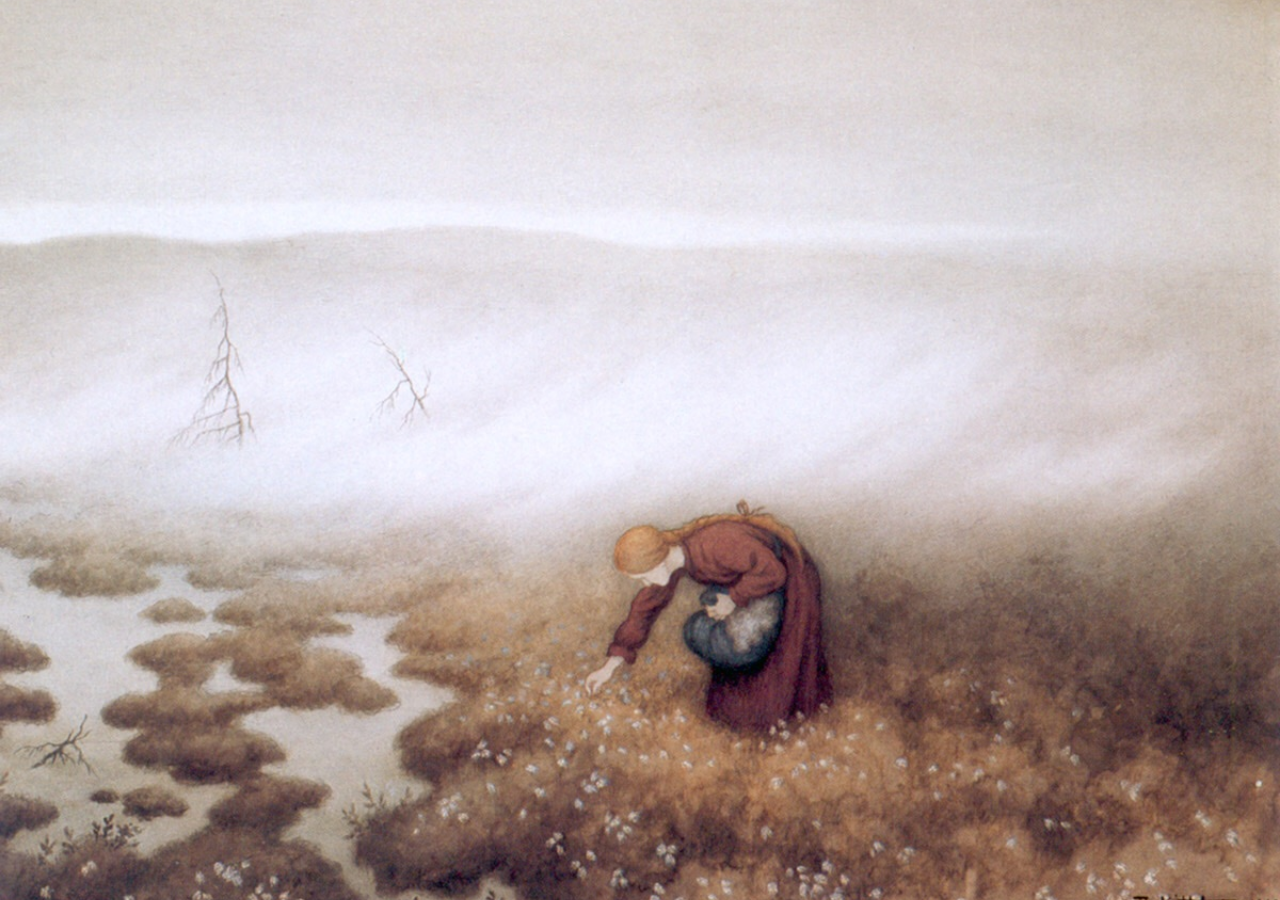
<file: index.html>
<!DOCTYPE html>
<html lang="en">
<head>
    <meta charset="UTF-8">
    <meta name="viewport" content="width=device-width, initial-scale=1.0">
    <meta http-equiv="X-UA-Compatible" content="ie=edge">
    <link rel="stylesheet" href="css/style.css">
</head>
<body>
    <div class="background"></div>
</body>
</html>
</file>
<file: css/style.css>
* {
    margin: 0;
    padding: 0;
}

.background {
    background-image: url("../img/background.jpg");

    height: 100vh; 

    background-position: center;
    background-repeat: no-repeat;
    background-size: cover;
}
</file>
